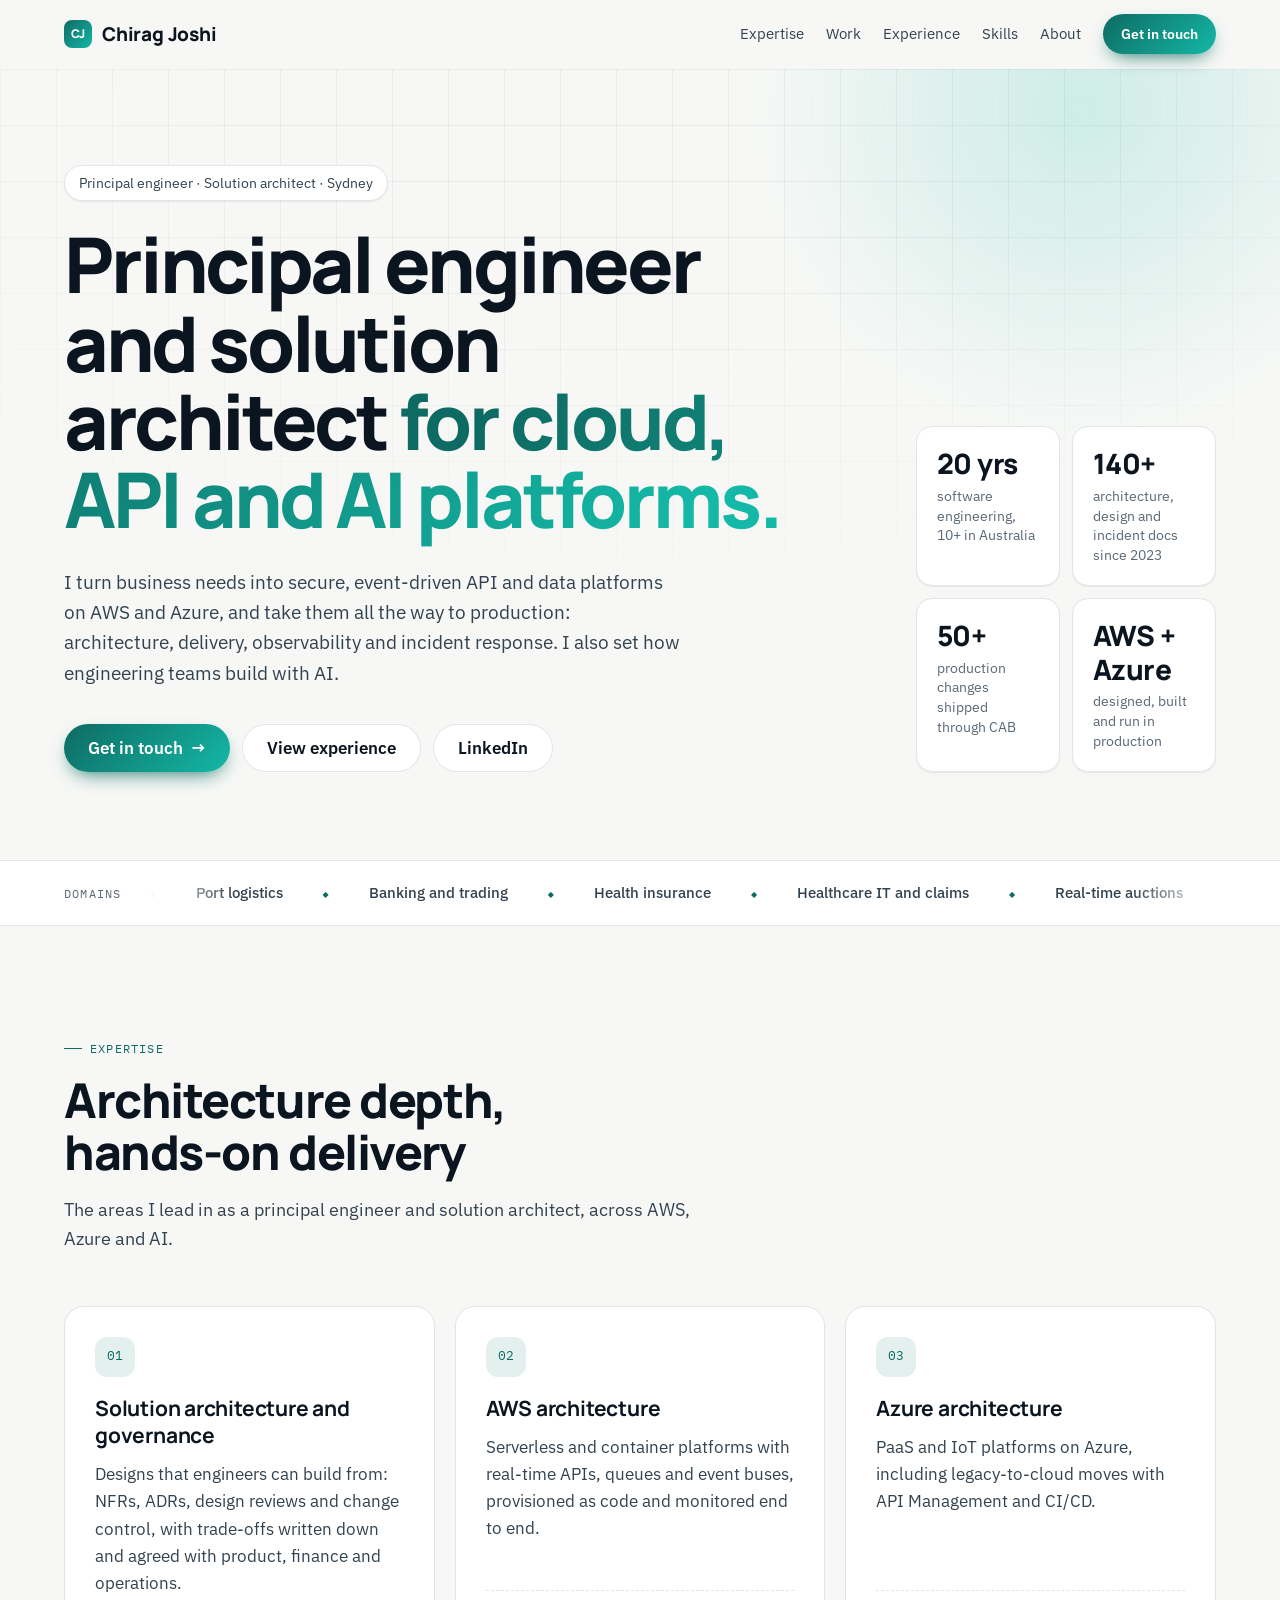
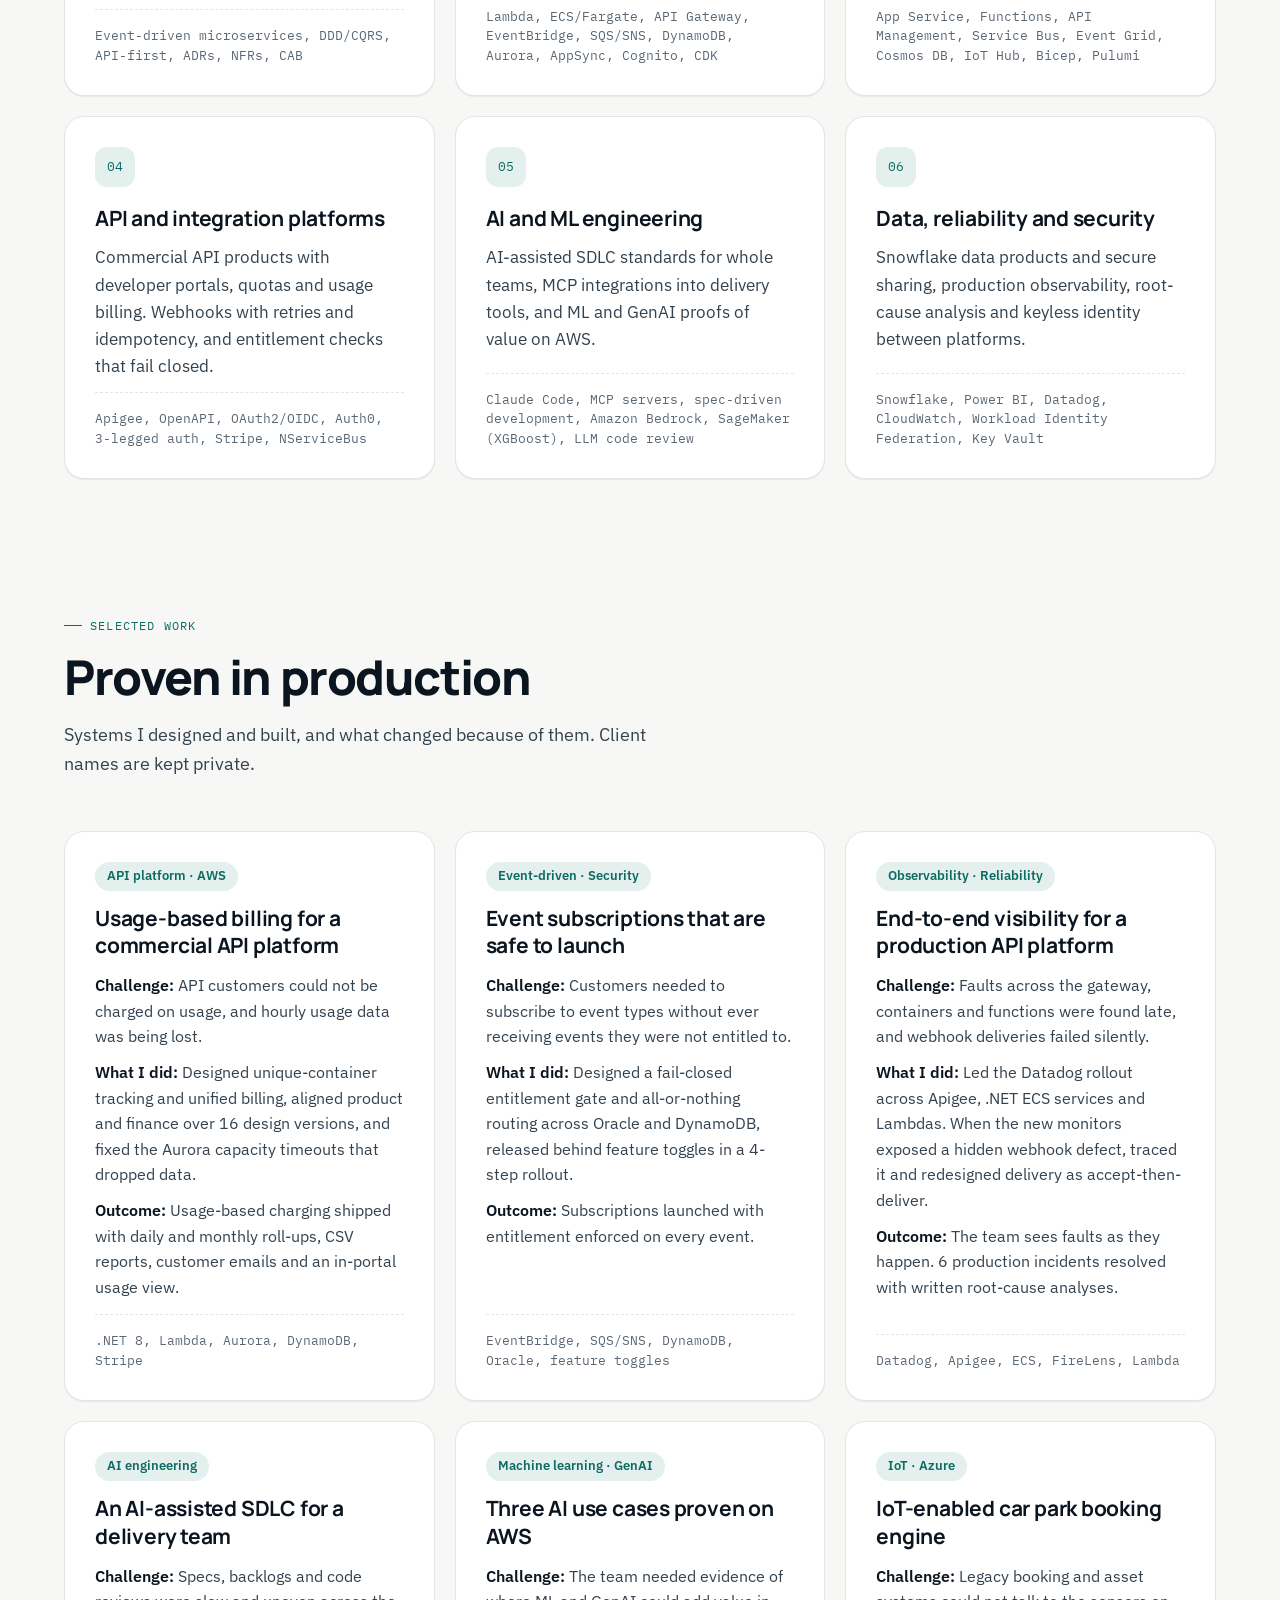
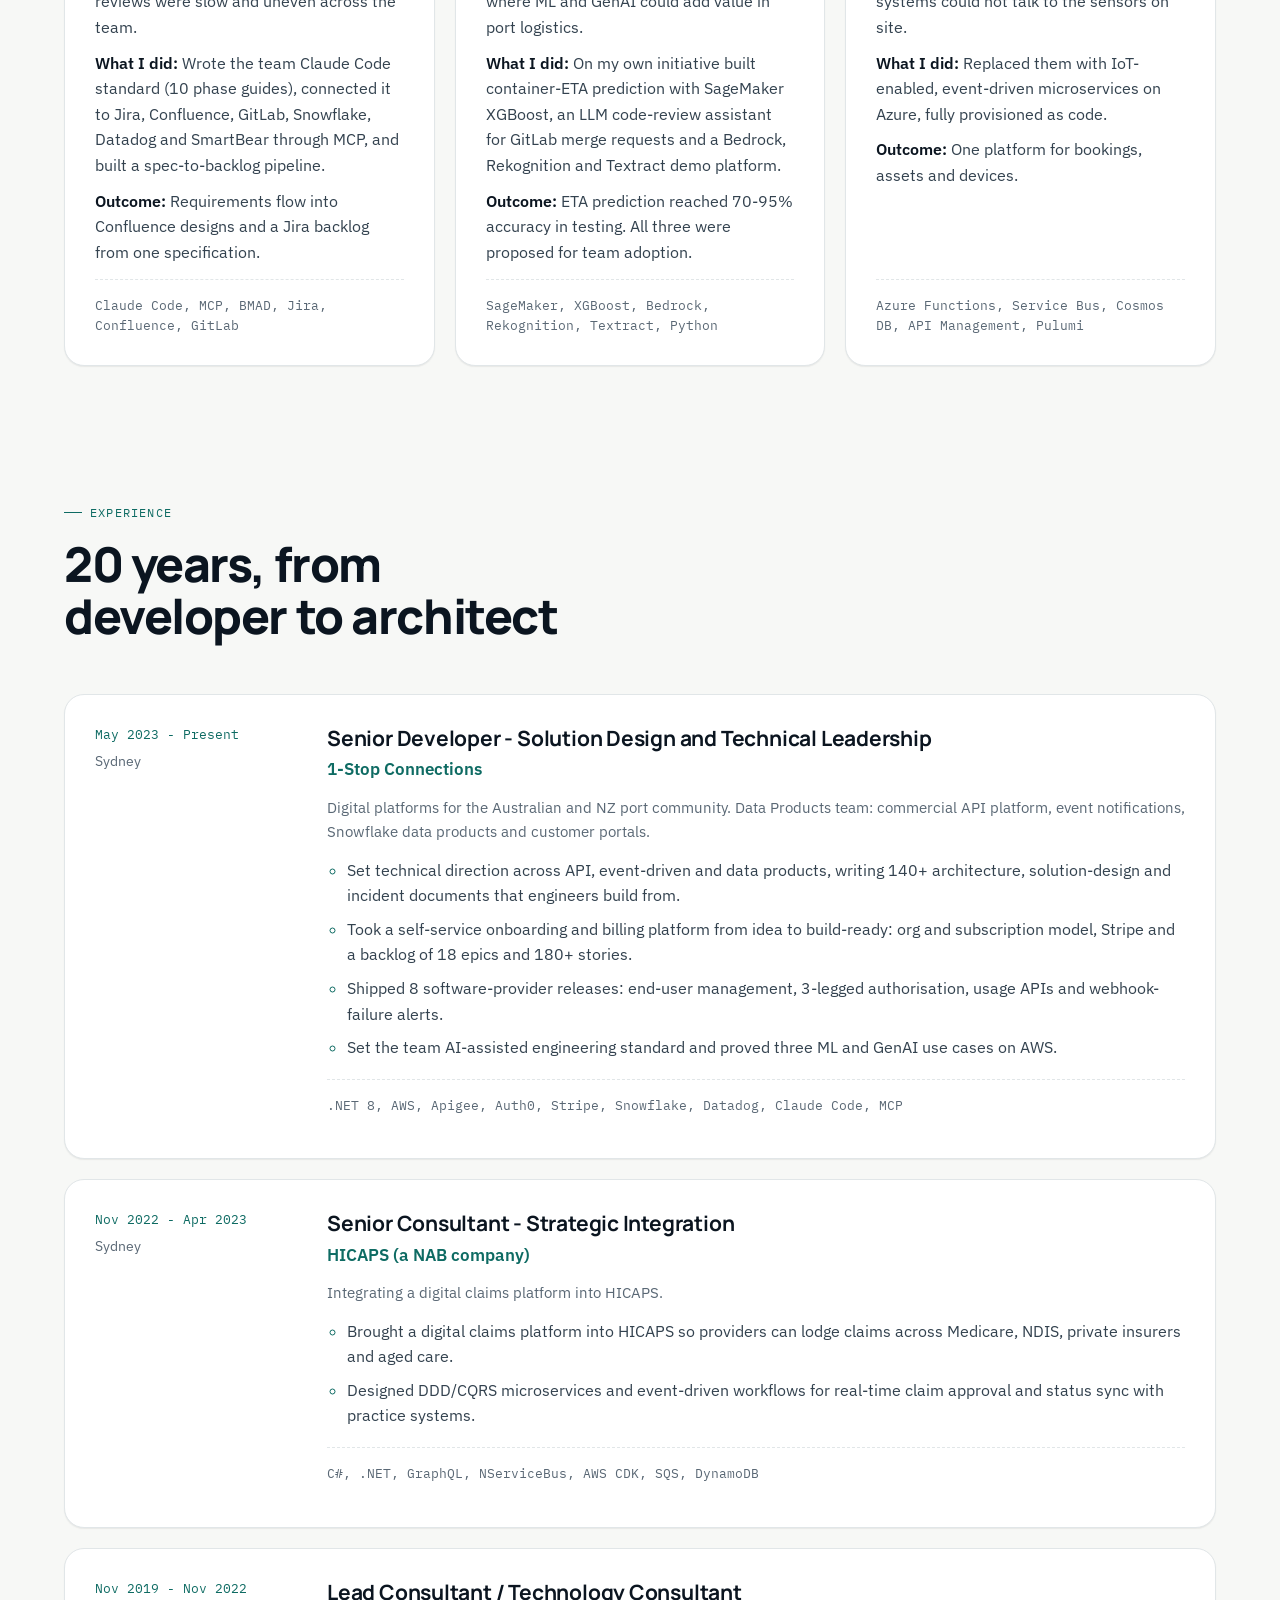
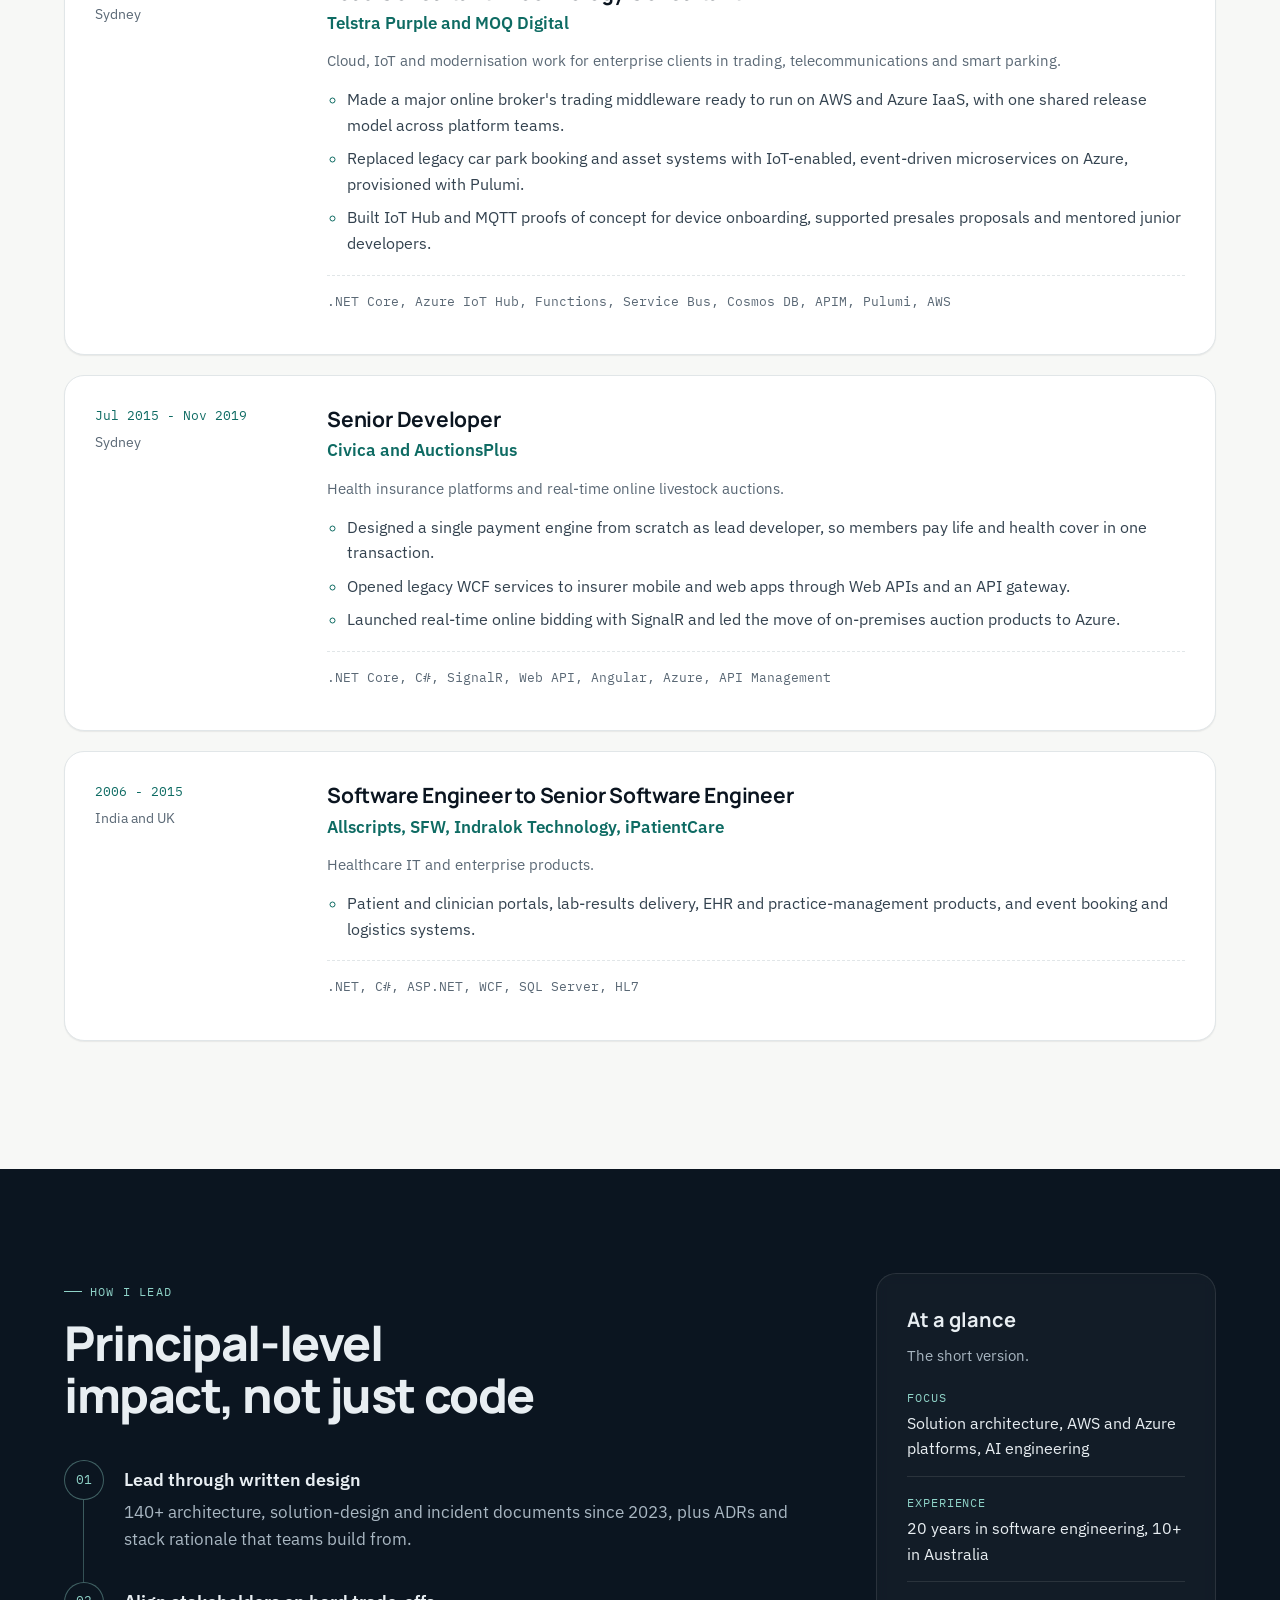
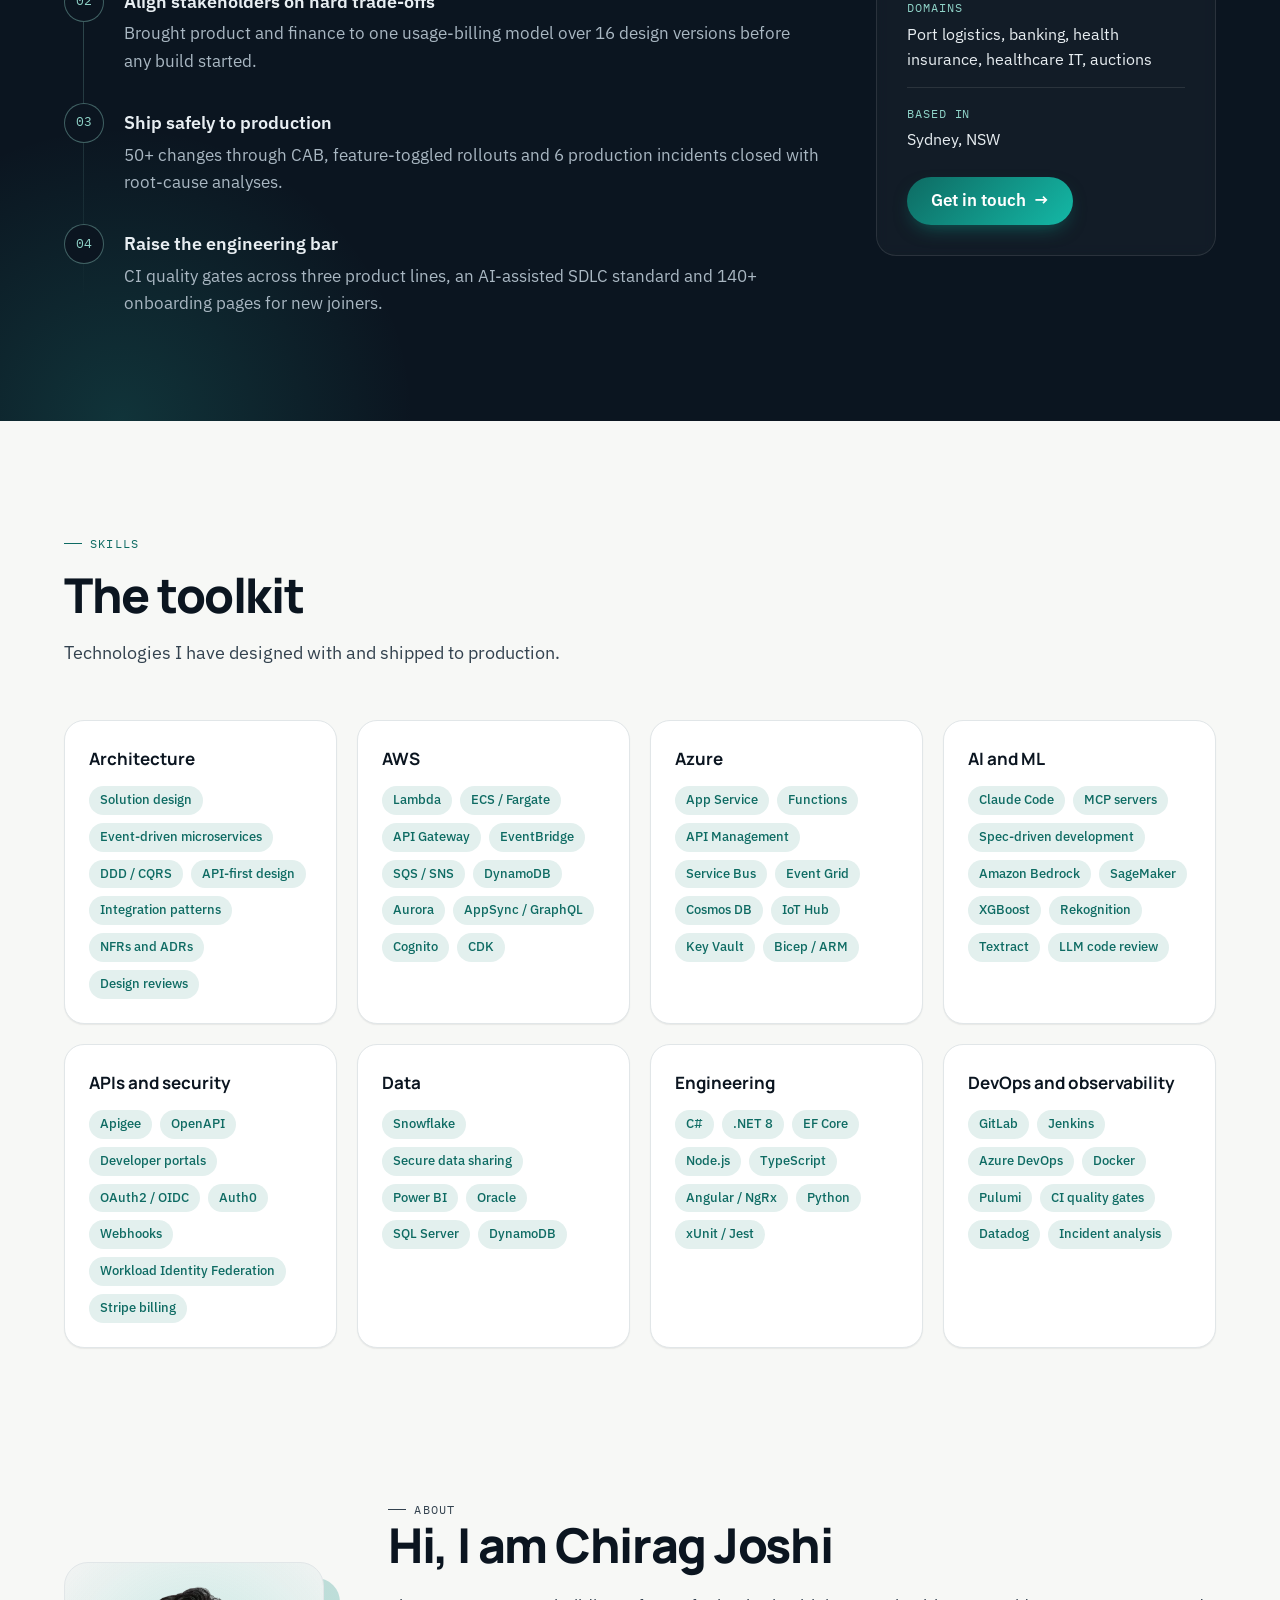
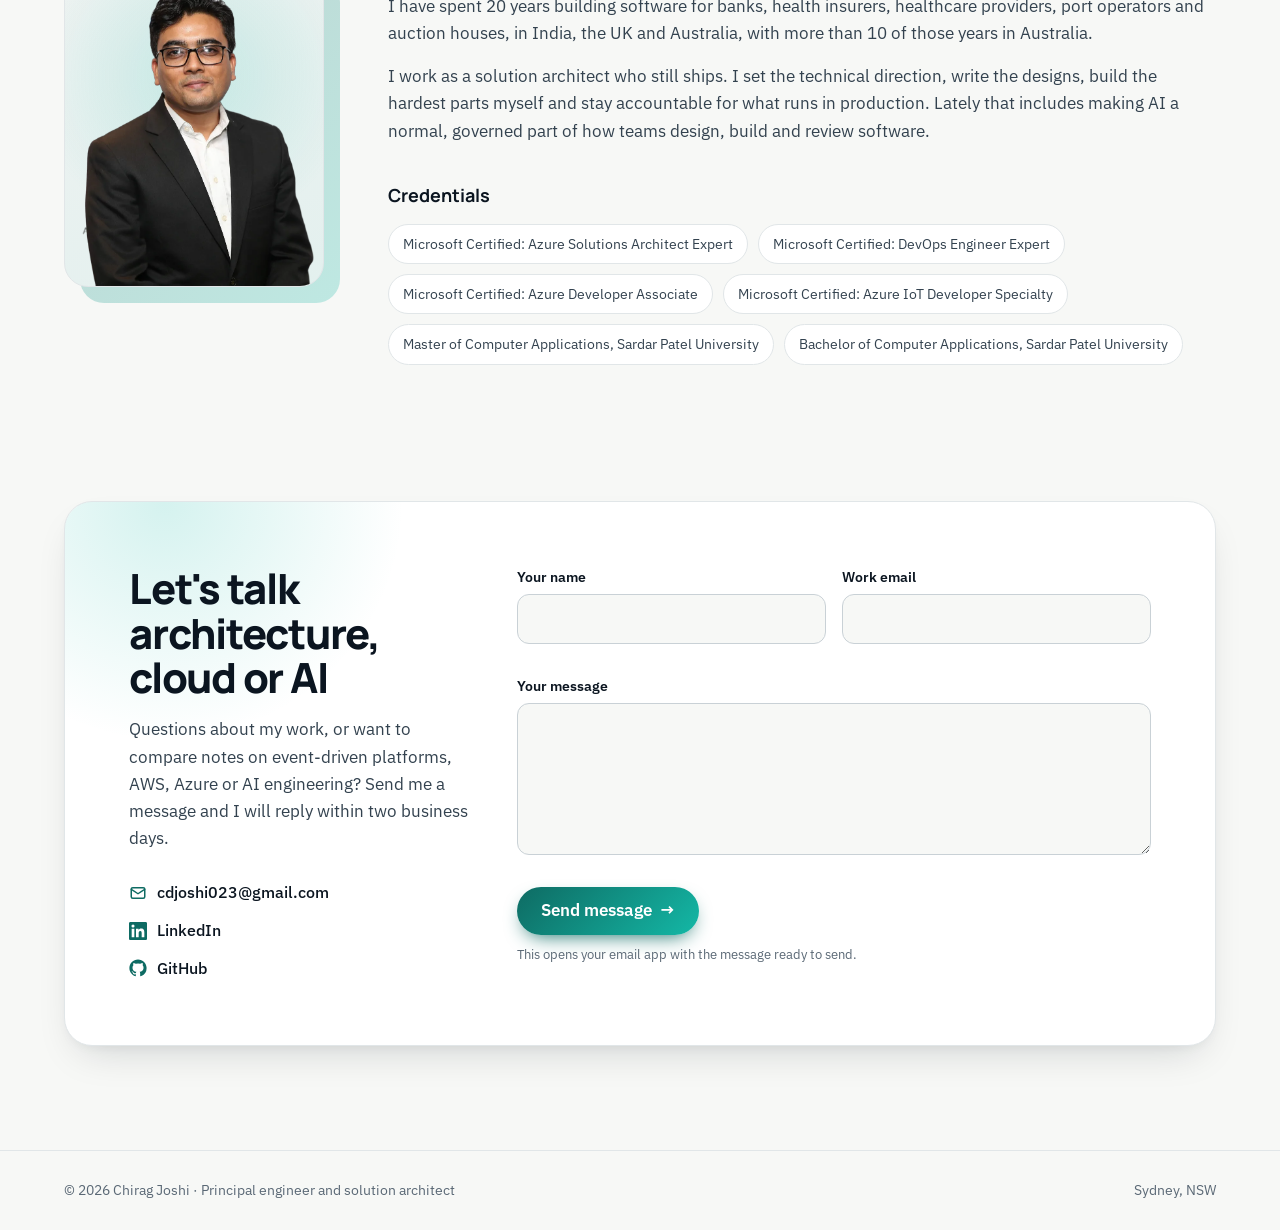
<file: index.html>
<!DOCTYPE html><html lang="en"><head><meta charset="utf-8"><meta name="viewport" content="width=device-width, initial-scale=1"><title>Chirag Joshi - Principal Engineer and Solution Architect | AWS, Azure, AI</title><meta name="description" content="Portfolio of Chirag Joshi, principal engineer and solution architect in Sydney. 20 years building event-driven API, data and AI platforms on AWS and Azure."><link rel="canonical" href="https://cdjoshi23.github.io/"><link rel="icon" type="image/svg+xml" href="/favicon.svg"><link rel="sitemap" href="/sitemap-index.xml"><link rel="alternate" type="application/rss+xml" title="Chirag Joshi blog" href="/rss.xml"><meta property="og:type" content="website"><meta property="og:url" content="https://cdjoshi23.github.io/"><meta property="og:title" content="Chirag Joshi - Principal Engineer and Solution Architect | AWS, Azure, AI"><meta property="og:description" content="Portfolio of Chirag Joshi, principal engineer and solution architect in Sydney. 20 years building event-driven API, data and AI platforms on AWS and Azure."><meta property="og:image" content="https://cdjoshi23.github.io/images/chirag.png"><meta name="twitter:card" content="summary"><link rel="preconnect" href="https://fonts.googleapis.com"><link rel="preconnect" href="https://fonts.gstatic.com" crossorigin><link rel="stylesheet" href="https://fonts.googleapis.com/css2?family=Manrope:wght@600;700;800&family=IBM+Plex+Sans:wght@400;500;600&family=IBM+Plex+Mono:wght@500&display=swap"><link rel="stylesheet" href="/_astro/BaseLayout.B1VL0oHn.css"></head><body><header class="site-header"><nav class="wrap site-nav" aria-label="Main"><a href="/" class="brand"><span class="brand-mark" aria-hidden="true">CJ</span>Chirag Joshi</a><div class="nav-links"><a href="/#expertise">Expertise</a><a href="/#work">Work</a><a href="/#experience">Experience</a><a href="/#skills">Skills</a><a href="/#about">About</a><a href="/#contact" class="btn btn-primary">Get in touch</a></div></nav></header><main><div class="hero-shell"><section id="top" class="wrap hero"><div class="hero-main" data-reveal><p class="badge">Principal engineer · Solution architect · Sydney</p><h1>Principal engineer and solution architect <span class="gradient-text">for cloud, API and AI platforms.</span></h1><p class="hero-lede">I turn business needs into secure, event-driven API and data platforms on AWS and Azure, and take them all the way to production: architecture, delivery, observability and incident response. I also set how engineering teams build with AI.</p><div class="hero-actions"><a href="#contact" class="btn btn-primary">Get in touch <span class="arrow" aria-hidden="true">→</span></a><a href="#experience" class="btn btn-ghost">View experience</a><a href="https://linkedin.com/in/cdjoshi" class="btn btn-ghost">LinkedIn</a></div></div><div class="stats" data-reveal><div class="stat"><p class="stat-value">20 yrs</p><p class="stat-label">software engineering, 10+ in Australia</p></div><div class="stat"><p class="stat-value">140+</p><p class="stat-label">architecture, design and incident docs since 2023</p></div><div class="stat"><p class="stat-value">50+</p><p class="stat-label">production changes shipped through CAB</p></div><div class="stat"><p class="stat-value">AWS + Azure</p><p class="stat-label">designed, built and run in production</p></div></div></section></div><section class="industries" aria-label="Domains"><div class="wrap"><span class="industries-label">Domains</span><div class="marquee"><div class="marquee-track"><span>Port logistics</span><span>Banking and trading</span><span>Health insurance</span><span>Healthcare IT and claims</span><span>Real-time auctions</span><span>IoT platforms</span><span aria-hidden="true">Port logistics</span><span aria-hidden="true">Banking and trading</span><span aria-hidden="true">Health insurance</span><span aria-hidden="true">Healthcare IT and claims</span><span aria-hidden="true">Real-time auctions</span><span aria-hidden="true">IoT platforms</span></div></div></div></section><section id="expertise" class="wrap section"><p class="eyebrow">Expertise</p><h2 class="section-title" data-reveal>Architecture depth, hands-on delivery</h2><p class="section-intro" data-reveal>The areas I lead in as a principal engineer and solution architect, across AWS, Azure and AI.</p><div class="grid grid-services"><article class="card" data-reveal><p class="card-num">01</p><h3>Solution architecture and governance</h3><p class="card-body">Designs that engineers can build from: NFRs, ADRs, design reviews and change control, with trade-offs written down and agreed with product, finance and operations.</p><p class="card-foot">Event-driven microservices, DDD/CQRS, API-first, ADRs, NFRs, CAB</p></article><article class="card" data-reveal><p class="card-num">02</p><h3>AWS architecture</h3><p class="card-body">Serverless and container platforms with real-time APIs, queues and event buses, provisioned as code and monitored end to end.</p><p class="card-foot">Lambda, ECS/Fargate, API Gateway, EventBridge, SQS/SNS, DynamoDB, Aurora, AppSync, Cognito, CDK</p></article><article class="card" data-reveal><p class="card-num">03</p><h3>Azure architecture</h3><p class="card-body">PaaS and IoT platforms on Azure, including legacy-to-cloud moves with API Management and CI/CD.</p><p class="card-foot">App Service, Functions, API Management, Service Bus, Event Grid, Cosmos DB, IoT Hub, Bicep, Pulumi</p></article><article class="card" data-reveal><p class="card-num">04</p><h3>API and integration platforms</h3><p class="card-body">Commercial API products with developer portals, quotas and usage billing. Webhooks with retries and idempotency, and entitlement checks that fail closed.</p><p class="card-foot">Apigee, OpenAPI, OAuth2/OIDC, Auth0, 3-legged auth, Stripe, NServiceBus</p></article><article class="card" data-reveal><p class="card-num">05</p><h3>AI and ML engineering</h3><p class="card-body">AI-assisted SDLC standards for whole teams, MCP integrations into delivery tools, and ML and GenAI proofs of value on AWS.</p><p class="card-foot">Claude Code, MCP servers, spec-driven development, Amazon Bedrock, SageMaker (XGBoost), LLM code review</p></article><article class="card" data-reveal><p class="card-num">06</p><h3>Data, reliability and security</h3><p class="card-body">Snowflake data products and secure sharing, production observability, root-cause analysis and keyless identity between platforms.</p><p class="card-foot">Snowflake, Power BI, Datadog, CloudWatch, Workload Identity Federation, Key Vault</p></article></div></section><section id="work" class="wrap section"><p class="eyebrow">Selected work</p><h2 class="section-title" data-reveal>Proven in production</h2><p class="section-intro" data-reveal>Systems I designed and built, and what changed because of them. Client names are kept private.</p><div class="grid grid-cases"><article class="card case" data-reveal><p class="tag">API platform · AWS</p><h3>Usage-based billing for a commercial API platform</h3><div class="case-detail"><p><b>Challenge: </b><span>API customers could not be charged on usage, and hourly usage data was being lost.</span></p><p><b>What I did: </b><span>Designed unique-container tracking and unified billing, aligned product and finance over 16 design versions, and fixed the Aurora capacity timeouts that dropped data.</span></p><p><b>Outcome: </b><span>Usage-based charging shipped with daily and monthly roll-ups, CSV reports, customer emails and an in-portal usage view.</span></p></div><p class="card-foot">.NET 8, Lambda, Aurora, DynamoDB, Stripe</p></article><article class="card case" data-reveal><p class="tag">Event-driven · Security</p><h3>Event subscriptions that are safe to launch</h3><div class="case-detail"><p><b>Challenge: </b><span>Customers needed to subscribe to event types without ever receiving events they were not entitled to.</span></p><p><b>What I did: </b><span>Designed a fail-closed entitlement gate and all-or-nothing routing across Oracle and DynamoDB, released behind feature toggles in a 4-step rollout.</span></p><p><b>Outcome: </b><span>Subscriptions launched with entitlement enforced on every event.</span></p></div><p class="card-foot">EventBridge, SQS/SNS, DynamoDB, Oracle, feature toggles</p></article><article class="card case" data-reveal><p class="tag">Observability · Reliability</p><h3>End-to-end visibility for a production API platform</h3><div class="case-detail"><p><b>Challenge: </b><span>Faults across the gateway, containers and functions were found late, and webhook deliveries failed silently.</span></p><p><b>What I did: </b><span>Led the Datadog rollout across Apigee, .NET ECS services and Lambdas. When the new monitors exposed a hidden webhook defect, traced it and redesigned delivery as accept-then-deliver.</span></p><p><b>Outcome: </b><span>The team sees faults as they happen. 6 production incidents resolved with written root-cause analyses.</span></p></div><p class="card-foot">Datadog, Apigee, ECS, FireLens, Lambda</p></article><article class="card case" data-reveal><p class="tag">AI engineering</p><h3>An AI-assisted SDLC for a delivery team</h3><div class="case-detail"><p><b>Challenge: </b><span>Specs, backlogs and code reviews were slow and uneven across the team.</span></p><p><b>What I did: </b><span>Wrote the team Claude Code standard (10 phase guides), connected it to Jira, Confluence, GitLab, Snowflake, Datadog and SmartBear through MCP, and built a spec-to-backlog pipeline.</span></p><p><b>Outcome: </b><span>Requirements flow into Confluence designs and a Jira backlog from one specification.</span></p></div><p class="card-foot">Claude Code, MCP, BMAD, Jira, Confluence, GitLab</p></article><article class="card case" data-reveal><p class="tag">Machine learning · GenAI</p><h3>Three AI use cases proven on AWS</h3><div class="case-detail"><p><b>Challenge: </b><span>The team needed evidence of where ML and GenAI could add value in port logistics.</span></p><p><b>What I did: </b><span>On my own initiative built container-ETA prediction with SageMaker XGBoost, an LLM code-review assistant for GitLab merge requests and a Bedrock, Rekognition and Textract demo platform.</span></p><p><b>Outcome: </b><span>ETA prediction reached 70-95% accuracy in testing. All three were proposed for team adoption.</span></p></div><p class="card-foot">SageMaker, XGBoost, Bedrock, Rekognition, Textract, Python</p></article><article class="card case" data-reveal><p class="tag">IoT · Azure</p><h3>IoT-enabled car park booking engine</h3><div class="case-detail"><p><b>Challenge: </b><span>Legacy booking and asset systems could not talk to the sensors on site.</span></p><p><b>What I did: </b><span>Replaced them with IoT-enabled, event-driven microservices on Azure, fully provisioned as code.</span></p><p><b>Outcome: </b><span>One platform for bookings, assets and devices.</span></p></div><p class="card-foot">Azure Functions, Service Bus, Cosmos DB, API Management, Pulumi</p></article></div></section><section id="experience" class="wrap section"><p class="eyebrow">Experience</p><h2 class="section-title" data-reveal>20 years, from developer to architect</h2><ol class="timeline"><li class="timeline-item" data-reveal><div class="timeline-when"><p class="timeline-period">May 2023 - Present</p><p class="timeline-place">Sydney</p></div><div class="timeline-body"><h3>Senior Developer - Solution Design and Technical Leadership</h3><p class="timeline-org">1-Stop Connections</p><p class="timeline-summary">Digital platforms for the Australian and NZ port community. Data Products team: commercial API platform, event notifications, Snowflake data products and customer portals.</p><ul><li>Set technical direction across API, event-driven and data products, writing 140+ architecture, solution-design and incident documents that engineers build from.</li><li>Took a self-service onboarding and billing platform from idea to build-ready: org and subscription model, Stripe and a backlog of 18 epics and 180+ stories.</li><li>Shipped 8 software-provider releases: end-user management, 3-legged authorisation, usage APIs and webhook-failure alerts.</li><li>Set the team AI-assisted engineering standard and proved three ML and GenAI use cases on AWS.</li></ul><p class="card-foot">.NET 8, AWS, Apigee, Auth0, Stripe, Snowflake, Datadog, Claude Code, MCP</p></div></li><li class="timeline-item" data-reveal><div class="timeline-when"><p class="timeline-period">Nov 2022 - Apr 2023</p><p class="timeline-place">Sydney</p></div><div class="timeline-body"><h3>Senior Consultant - Strategic Integration</h3><p class="timeline-org">HICAPS (a NAB company)</p><p class="timeline-summary">Integrating a digital claims platform into HICAPS.</p><ul><li>Brought a digital claims platform into HICAPS so providers can lodge claims across Medicare, NDIS, private insurers and aged care.</li><li>Designed DDD/CQRS microservices and event-driven workflows for real-time claim approval and status sync with practice systems.</li></ul><p class="card-foot">C#, .NET, GraphQL, NServiceBus, AWS CDK, SQS, DynamoDB</p></div></li><li class="timeline-item" data-reveal><div class="timeline-when"><p class="timeline-period">Nov 2019 - Nov 2022</p><p class="timeline-place">Sydney</p></div><div class="timeline-body"><h3>Lead Consultant / Technology Consultant</h3><p class="timeline-org">Telstra Purple and MOQ Digital</p><p class="timeline-summary">Cloud, IoT and modernisation work for enterprise clients in trading, telecommunications and smart parking.</p><ul><li>Made a major online broker&#39;s trading middleware ready to run on AWS and Azure IaaS, with one shared release model across platform teams.</li><li>Replaced legacy car park booking and asset systems with IoT-enabled, event-driven microservices on Azure, provisioned with Pulumi.</li><li>Built IoT Hub and MQTT proofs of concept for device onboarding, supported presales proposals and mentored junior developers.</li></ul><p class="card-foot">.NET Core, Azure IoT Hub, Functions, Service Bus, Cosmos DB, APIM, Pulumi, AWS</p></div></li><li class="timeline-item" data-reveal><div class="timeline-when"><p class="timeline-period">Jul 2015 - Nov 2019</p><p class="timeline-place">Sydney</p></div><div class="timeline-body"><h3>Senior Developer</h3><p class="timeline-org">Civica and AuctionsPlus</p><p class="timeline-summary">Health insurance platforms and real-time online livestock auctions.</p><ul><li>Designed a single payment engine from scratch as lead developer, so members pay life and health cover in one transaction.</li><li>Opened legacy WCF services to insurer mobile and web apps through Web APIs and an API gateway.</li><li>Launched real-time online bidding with SignalR and led the move of on-premises auction products to Azure.</li></ul><p class="card-foot">.NET Core, C#, SignalR, Web API, Angular, Azure, API Management</p></div></li><li class="timeline-item" data-reveal><div class="timeline-when"><p class="timeline-period">2006 - 2015</p><p class="timeline-place">India and UK</p></div><div class="timeline-body"><h3>Software Engineer to Senior Software Engineer</h3><p class="timeline-org">Allscripts, SFW, Indralok Technology, iPatientCare</p><p class="timeline-summary">Healthcare IT and enterprise products.</p><ul><li>Patient and clinician portals, lab-results delivery, EHR and practice-management products, and event booking and logistics systems.</li></ul><p class="card-foot">.NET, C#, ASP.NET, WCF, SQL Server, HL7</p></div></li></ol></section><section class="how" aria-labelledby="leadership"><div class="wrap"><div class="how-main"><p class="eyebrow">How I lead</p><h2 class="section-title" id="leadership" data-reveal>Principal-level impact, not just code</h2><ol class="steps"><li data-reveal><span class="step-num">01</span><div><p class="step-title">Lead through written design</p><p class="step-body">140+ architecture, solution-design and incident documents since 2023, plus ADRs and stack rationale that teams build from.</p></div></li><li data-reveal><span class="step-num">02</span><div><p class="step-title">Align stakeholders on hard trade-offs</p><p class="step-body">Brought product and finance to one usage-billing model over 16 design versions before any build started.</p></div></li><li data-reveal><span class="step-num">03</span><div><p class="step-title">Ship safely to production</p><p class="step-body">50+ changes through CAB, feature-toggled rollouts and 6 production incidents closed with root-cause analyses.</p></div></li><li data-reveal><span class="step-num">04</span><div><p class="step-title">Raise the engineering bar</p><p class="step-body">CI quality gates across three product lines, an AI-assisted SDLC standard and 140+ onboarding pages for new joiners.</p></div></li></ol></div><div class="paperwork" data-reveal><h3>At a glance</h3><p class="paperwork-intro">The short version.</p><dl class="glance"><div><dt>Focus</dt><dd>Solution architecture, AWS and Azure platforms, AI engineering</dd></div><div><dt>Experience</dt><dd>20 years in software engineering, 10+ in Australia</dd></div><div><dt>Domains</dt><dd>Port logistics, banking, health insurance, healthcare IT, auctions</dd></div><div><dt>Based in</dt><dd>Sydney, NSW</dd></div></dl><a href="#contact" class="btn btn-primary glance-cta">Get in touch <span class="arrow" aria-hidden="true">→</span></a></div></div></section><section id="skills" class="wrap section"><p class="eyebrow">Skills</p><h2 class="section-title" data-reveal>The toolkit</h2><p class="section-intro" data-reveal>Technologies I have designed with and shipped to production.</p><div class="skills-grid"><div class="skill-group" data-reveal><h3>Architecture</h3><ul><li>Solution design</li><li>Event-driven microservices</li><li>DDD / CQRS</li><li>API-first design</li><li>Integration patterns</li><li>NFRs and ADRs</li><li>Design reviews</li></ul></div><div class="skill-group" data-reveal><h3>AWS</h3><ul><li>Lambda</li><li>ECS / Fargate</li><li>API Gateway</li><li>EventBridge</li><li>SQS / SNS</li><li>DynamoDB</li><li>Aurora</li><li>AppSync / GraphQL</li><li>Cognito</li><li>CDK</li></ul></div><div class="skill-group" data-reveal><h3>Azure</h3><ul><li>App Service</li><li>Functions</li><li>API Management</li><li>Service Bus</li><li>Event Grid</li><li>Cosmos DB</li><li>IoT Hub</li><li>Key Vault</li><li>Bicep / ARM</li></ul></div><div class="skill-group" data-reveal><h3>AI and ML</h3><ul><li>Claude Code</li><li>MCP servers</li><li>Spec-driven development</li><li>Amazon Bedrock</li><li>SageMaker</li><li>XGBoost</li><li>Rekognition</li><li>Textract</li><li>LLM code review</li></ul></div><div class="skill-group" data-reveal><h3>APIs and security</h3><ul><li>Apigee</li><li>OpenAPI</li><li>Developer portals</li><li>OAuth2 / OIDC</li><li>Auth0</li><li>Webhooks</li><li>Workload Identity Federation</li><li>Stripe billing</li></ul></div><div class="skill-group" data-reveal><h3>Data</h3><ul><li>Snowflake</li><li>Secure data sharing</li><li>Power BI</li><li>Oracle</li><li>SQL Server</li><li>DynamoDB</li></ul></div><div class="skill-group" data-reveal><h3>Engineering</h3><ul><li>C#</li><li>.NET 8</li><li>EF Core</li><li>Node.js</li><li>TypeScript</li><li>Angular / NgRx</li><li>Python</li><li>xUnit / Jest</li></ul></div><div class="skill-group" data-reveal><h3>DevOps and observability</h3><ul><li>GitLab</li><li>Jenkins</li><li>Azure DevOps</li><li>Docker</li><li>Pulumi</li><li>CI quality gates</li><li>Datadog</li><li>Incident analysis</li></ul></div></div></section><section id="about" class="wrap about"><div class="about-photo" data-reveal><div class="photo photo-portrait"><picture><source srcset="/images/chirag.webp" type="image/webp"><img src="/images/chirag.png" alt="Chirag Joshi" width="800" height="992" loading="lazy" decoding="async"></picture></div></div><div class="about-main"><p class="eyebrow">About</p><h2 class="section-title" data-reveal>Hi, I am Chirag Joshi</h2><p>I have spent 20 years building software for banks, health insurers, healthcare providers, port operators and auction houses, in India, the UK and Australia, with more than 10 of those years in Australia.</p><p>I work as a solution architect who still ships. I set the technical direction, write the designs, build the hardest parts myself and stay accountable for what runs in production. Lately that includes making AI a normal, governed part of how teams design, build and review software.</p><h3>Credentials</h3><ul class="creds"><li>Microsoft Certified: Azure Solutions Architect Expert</li><li>Microsoft Certified: DevOps Engineer Expert</li><li>Microsoft Certified: Azure Developer Associate</li><li>Microsoft Certified: Azure IoT Developer Specialty</li><li>Master of Computer Applications, Sardar Patel University</li><li>Bachelor of Computer Applications, Sardar Patel University</li></ul></div></section><section id="contact" class="wrap contact"><div class="contact-card" data-reveal><div class="contact-main"><h2 class="section-title">Let's talk architecture, cloud or AI</h2><p>Questions about my work, or want to compare notes on event-driven platforms, AWS, Azure or AI engineering? Send me a message and I will reply within two business days.</p><div class="contact-links"><a href="mailto:cdjoshi023@gmail.com"><svg aria-hidden="true" width="18" height="18" viewBox="0 0 24 24" fill="none" stroke="currentColor" stroke-width="2" stroke-linecap="round" stroke-linejoin="round"><rect x="3" y="5" width="18" height="14" rx="2"></rect><path d="M3 7l9 6 9-6"></path></svg>cdjoshi023@gmail.com</a><a href="https://linkedin.com/in/cdjoshi"><svg aria-hidden="true" width="18" height="18" viewBox="0 0 24 24" fill="currentColor"><path d="M20.45 20.45h-3.56v-5.57c0-1.33-.02-3.04-1.85-3.04-1.85 0-2.14 1.45-2.14 2.94v5.67H9.34V9h3.42v1.56h.05c.48-.9 1.64-1.85 3.37-1.85 3.6 0 4.27 2.37 4.27 5.46v6.28zM5.34 7.43a2.06 2.06 0 1 1 0-4.13 2.06 2.06 0 0 1 0 4.13zM7.12 20.45H3.56V9h3.56v11.45zM22.22 0H1.77C.79 0 0 .77 0 1.73v20.54C0 23.23.79 24 1.77 24h20.45c.98 0 1.78-.77 1.78-1.73V1.73C24 .77 23.2 0 22.22 0z"></path></svg>LinkedIn</a><a href="https://github.com/cdjoshi23"><svg aria-hidden="true" width="18" height="18" viewBox="0 0 24 24" fill="currentColor"><path d="M12 .5C5.65.5.5 5.65.5 12c0 5.08 3.29 9.39 7.86 10.91.58.1.79-.25.79-.56v-1.97c-3.2.7-3.87-1.54-3.87-1.54-.52-1.33-1.28-1.68-1.28-1.68-1.04-.71.08-.7.08-.7 1.15.08 1.76 1.18 1.76 1.18 1.03 1.76 2.69 1.25 3.35.96.1-.75.4-1.25.73-1.54-2.55-.29-5.24-1.28-5.24-5.69 0-1.26.45-2.29 1.18-3.09-.12-.29-.51-1.46.11-3.04 0 0 .97-.31 3.17 1.18a11 11 0 0 1 5.77 0c2.2-1.49 3.17-1.18 3.17-1.18.63 1.58.23 2.75.11 3.04.74.8 1.18 1.83 1.18 3.09 0 4.42-2.69 5.39-5.26 5.68.41.36.78 1.06.78 2.14v3.17c0 .31.21.67.8.56A11.5 11.5 0 0 0 23.5 12C23.5 5.65 18.35.5 12 .5z"></path></svg>GitHub</a></div></div><form class="contact-form" id="contact-form" data-email="cdjoshi023@gmail.com"><div class="field"><label for="f-name">Your name</label><input id="f-name" name="name" type="text" autocomplete="name" required></div><div class="field"><label for="f-email">Work email</label><input id="f-email" name="email" type="email" autocomplete="email" required></div><div class="field field-wide"><label for="f-need">Your message</label><textarea id="f-need" name="need" rows="5" required></textarea></div><div class="field-wide"><button type="submit" class="btn btn-primary">Send message <span class="arrow" aria-hidden="true">→</span></button><p class="form-note">This opens your email app with the message ready to send.</p></div></form></div></section><script type="module">var e=document.getElementById(`contact-form`);e?.addEventListener(`submit`,t=>{t.preventDefault();let n=new FormData(e),r=String(n.get(`name`)),i=`Message from ${r} via cdjoshi23.github.io`,a=`${n.get(`need`)}\n\n${r}\n${n.get(`email`)}`;window.location.href=`mailto:${e.dataset.email}?subject=${encodeURIComponent(i)}&body=${encodeURIComponent(a)}`});</script></main><footer class="site-footer"><div class="wrap"><span>© 2026 Chirag Joshi · Principal engineer and solution architect</span><span>Sydney, NSW</span></div></footer><script type="module">var e=document.querySelector(`.site-header`),t=()=>e?.classList.toggle(`scrolled`,window.scrollY>8);window.addEventListener(`scroll`,t,{passive:!0}),t();var n=document.querySelectorAll(`[data-reveal]`);if(n.forEach(e=>e.classList.add(`reveal`)),`IntersectionObserver`in window){let e=new IntersectionObserver(t=>{for(let n of t)n.isIntersecting&&(n.target.classList.add(`in`),e.unobserve(n.target))},{rootMargin:`0px 0px -8% 0px`});n.forEach(t=>e.observe(t))}else n.forEach(e=>e.classList.add(`in`));</script></body></html>
</file>
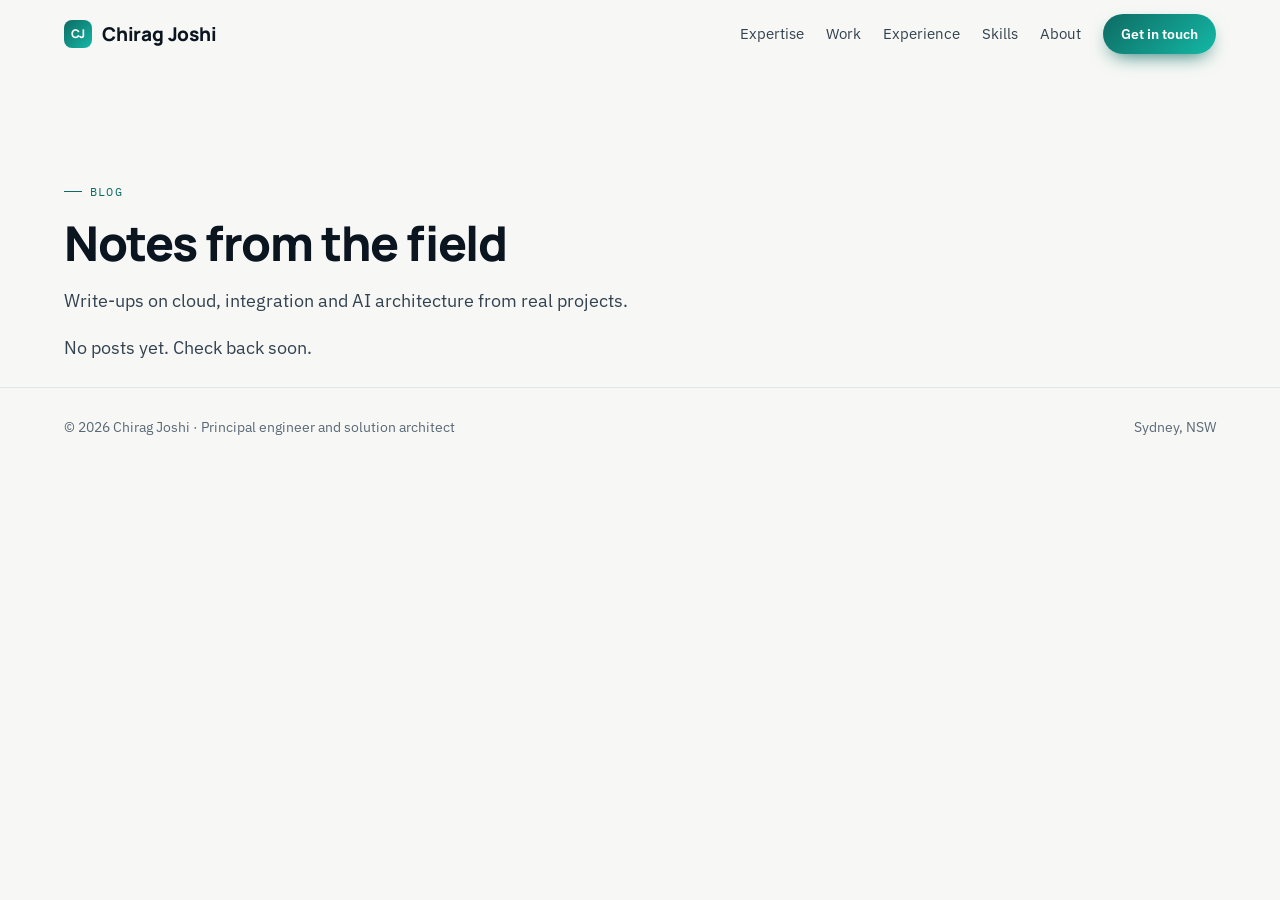
<file: blog/index.html>
<!DOCTYPE html><html lang="en"><head><meta charset="utf-8"><meta name="viewport" content="width=device-width, initial-scale=1"><title>Blog | Chirag Joshi</title><meta name="description" content="Notes on cloud, API and AI architecture from Chirag Joshi."><link rel="canonical" href="https://cdjoshi23.github.io/blog/"><link rel="icon" type="image/svg+xml" href="/favicon.svg"><link rel="sitemap" href="/sitemap-index.xml"><link rel="alternate" type="application/rss+xml" title="Chirag Joshi blog" href="/rss.xml"><meta property="og:type" content="website"><meta property="og:url" content="https://cdjoshi23.github.io/blog/"><meta property="og:title" content="Blog | Chirag Joshi"><meta property="og:description" content="Notes on cloud, API and AI architecture from Chirag Joshi."><meta property="og:image" content="https://cdjoshi23.github.io/images/chirag.png"><meta name="twitter:card" content="summary"><link rel="preconnect" href="https://fonts.googleapis.com"><link rel="preconnect" href="https://fonts.gstatic.com" crossorigin><link rel="stylesheet" href="https://fonts.googleapis.com/css2?family=Manrope:wght@600;700;800&family=IBM+Plex+Sans:wght@400;500;600&family=IBM+Plex+Mono:wght@500&display=swap"><link rel="stylesheet" href="/_astro/BaseLayout.B1VL0oHn.css"></head><body><header class="site-header"><nav class="wrap site-nav" aria-label="Main"><a href="/" class="brand"><span class="brand-mark" aria-hidden="true">CJ</span>Chirag Joshi</a><div class="nav-links"><a href="/#expertise">Expertise</a><a href="/#work">Work</a><a href="/#experience">Experience</a><a href="/#skills">Skills</a><a href="/#about">About</a><a href="/#contact" class="btn btn-primary">Get in touch</a></div></nav></header><main><section class="wrap section"><p class="eyebrow">Blog</p><h2 class="section-title" data-reveal>Notes from the field</h2><p class="section-intro" data-reveal>Write-ups on cloud, integration and AI architecture from real projects.</p><p class="section-intro">No posts yet. Check back soon.</p></section></main><footer class="site-footer"><div class="wrap"><span>© 2026 Chirag Joshi · Principal engineer and solution architect</span><span>Sydney, NSW</span></div></footer><script type="module">var e=document.querySelector(`.site-header`),t=()=>e?.classList.toggle(`scrolled`,window.scrollY>8);window.addEventListener(`scroll`,t,{passive:!0}),t();var n=document.querySelectorAll(`[data-reveal]`);if(n.forEach(e=>e.classList.add(`reveal`)),`IntersectionObserver`in window){let e=new IntersectionObserver(t=>{for(let n of t)n.isIntersecting&&(n.target.classList.add(`in`),e.unobserve(n.target))},{rootMargin:`0px 0px -8% 0px`});n.forEach(t=>e.observe(t))}else n.forEach(e=>e.classList.add(`in`));</script></body></html>
</file>
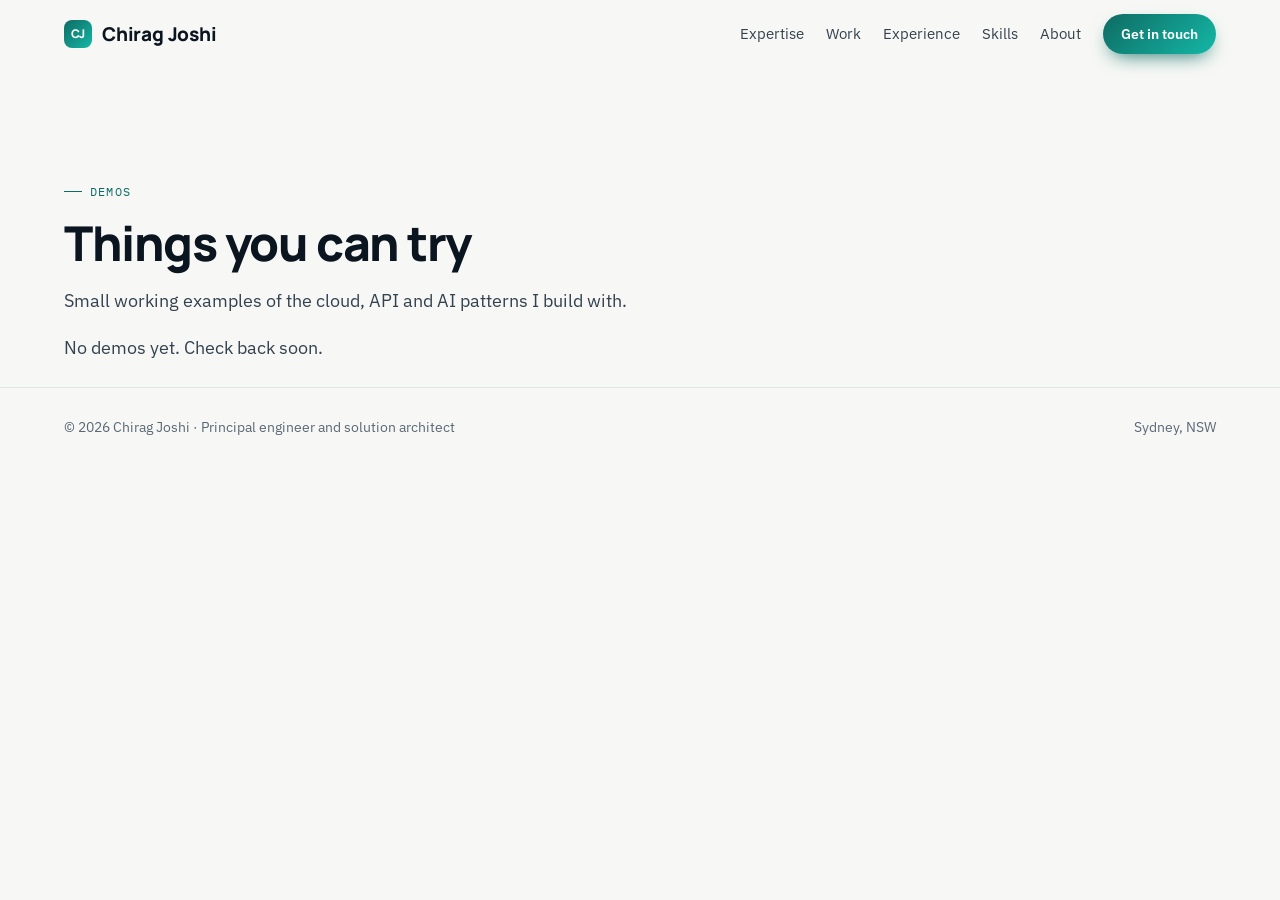
<file: demos/index.html>
<!DOCTYPE html><html lang="en"><head><meta charset="utf-8"><meta name="viewport" content="width=device-width, initial-scale=1"><title>Demos | Chirag Joshi</title><meta name="description" content="Working demos of cloud, API and AI patterns by Chirag Joshi."><link rel="canonical" href="https://cdjoshi23.github.io/demos/"><link rel="icon" type="image/svg+xml" href="/favicon.svg"><link rel="sitemap" href="/sitemap-index.xml"><link rel="alternate" type="application/rss+xml" title="Chirag Joshi blog" href="/rss.xml"><meta property="og:type" content="website"><meta property="og:url" content="https://cdjoshi23.github.io/demos/"><meta property="og:title" content="Demos | Chirag Joshi"><meta property="og:description" content="Working demos of cloud, API and AI patterns by Chirag Joshi."><meta property="og:image" content="https://cdjoshi23.github.io/images/chirag.png"><meta name="twitter:card" content="summary"><link rel="preconnect" href="https://fonts.googleapis.com"><link rel="preconnect" href="https://fonts.gstatic.com" crossorigin><link rel="stylesheet" href="https://fonts.googleapis.com/css2?family=Manrope:wght@600;700;800&family=IBM+Plex+Sans:wght@400;500;600&family=IBM+Plex+Mono:wght@500&display=swap"><link rel="stylesheet" href="/_astro/BaseLayout.B1VL0oHn.css"></head><body><header class="site-header"><nav class="wrap site-nav" aria-label="Main"><a href="/" class="brand"><span class="brand-mark" aria-hidden="true">CJ</span>Chirag Joshi</a><div class="nav-links"><a href="/#expertise">Expertise</a><a href="/#work">Work</a><a href="/#experience">Experience</a><a href="/#skills">Skills</a><a href="/#about">About</a><a href="/#contact" class="btn btn-primary">Get in touch</a></div></nav></header><main><section class="wrap section"><p class="eyebrow">Demos</p><h2 class="section-title" data-reveal>Things you can try</h2><p class="section-intro" data-reveal>Small working examples of the cloud, API and AI patterns I build with.</p><p class="section-intro">No demos yet. Check back soon.</p></section></main><footer class="site-footer"><div class="wrap"><span>© 2026 Chirag Joshi · Principal engineer and solution architect</span><span>Sydney, NSW</span></div></footer><script type="module">var e=document.querySelector(`.site-header`),t=()=>e?.classList.toggle(`scrolled`,window.scrollY>8);window.addEventListener(`scroll`,t,{passive:!0}),t();var n=document.querySelectorAll(`[data-reveal]`);if(n.forEach(e=>e.classList.add(`reveal`)),`IntersectionObserver`in window){let e=new IntersectionObserver(t=>{for(let n of t)n.isIntersecting&&(n.target.classList.add(`in`),e.unobserve(n.target))},{rootMargin:`0px 0px -8% 0px`});n.forEach(t=>e.observe(t))}else n.forEach(e=>e.classList.add(`in`));</script></body></html>
</file>
<file: _astro/BaseLayout.B1VL0oHn.css>
:root{--accent:#0e6b63;--accent-2:#14b8a6;--accent-dark:#0a4f49;--accent-tint:#e3f0ee;--ink:#0b1520;--ink-2:#33424f;--muted:#5a6875;--bg:#f7f8f6;--surface:#fff;--surface-2:#f0f3f2;--line:#e1e6e8;--line-soft:#eceff1;--field:#c9d1d6;--header-bg:#f7f8f6b8;--grid-line:#0b15200d;--glow:#14b8a62e;--shadow-sm:0 1px 2px #0b15200a, 0 1px 1px #0b152008;--shadow-lg:0 18px 40px -16px #0b15202e, 0 4px 12px -4px #0b15200f;--dark-bg:#0b1520;--dark-text:#e8eef2;--dark-muted:#a9b7c2;--dark-line:#ffffff1a;--mint:#8fd3c8;--on-accent:#fff;--radius:20px;--font-display:Manrope, sans-serif;--font-body:"IBM Plex Sans", system-ui, sans-serif;--font-mono:"IBM Plex Mono", monospace;color-scheme:light}@media (prefers-color-scheme:dark){:root{--accent:#2dd4bf;--accent-2:#5eead4;--accent-dark:#99f6e4;--accent-tint:#2dd4bf1f;--ink:#eef3f5;--ink-2:#bac6cf;--muted:#8796a3;--bg:#0a1219;--surface:#111c25;--surface-2:#15222c;--line:#1f2e3a;--line-soft:#1a2833;--field:#2a3b48;--header-bg:#0a1219b3;--grid-line:#ffffff0a;--glow:#2dd4bf24;--shadow-sm:none;--shadow-lg:0 18px 40px -16px #0009;--dark-bg:#060c11;--on-accent:#04201d;color-scheme:dark}}*,:before,:after{box-sizing:border-box}html{scroll-behavior:smooth;scroll-padding-top:80px}body{background:var(--bg);color:var(--ink);font-family:var(--font-body);-webkit-font-smoothing:antialiased;margin:0;font-size:17px;line-height:1.6;overflow-x:hidden}::selection{background:var(--accent);color:#fff}a{color:var(--accent);text-underline-offset:3px}a:hover{color:var(--accent-dark)}.wrap{max-width:1200px;margin:0 auto;padding-left:24px;padding-right:24px}.btn{min-height:48px;font:inherit;border-radius:999px;align-items:center;gap:8px;padding:0 24px;font-weight:600;text-decoration:none;transition:transform .2s,box-shadow .2s,background .2s,color .2s;display:inline-flex}.btn:hover{transform:translateY(-1px)}.btn-primary{background:linear-gradient(135deg, var(--accent), var(--accent-2));color:var(--on-accent);cursor:pointer;box-shadow:0 8px 20px -8px var(--accent);border:0}.btn-primary:hover{color:var(--on-accent);box-shadow:0 12px 28px -8px var(--accent)}.btn-ghost{border:1px solid var(--line);background:var(--surface);color:var(--ink)}.btn-ghost:hover{color:var(--ink);border-color:var(--ink-2)}.btn .arrow{transition:transform .2s}.btn:hover .arrow{transform:translate(3px)}.site-header{z-index:10;background:var(--header-bg);-webkit-backdrop-filter:saturate(180%)blur(14px);border-bottom:1px solid #0000;transition:border-color .2s;position:sticky;top:0}.site-header.scrolled{border-bottom-color:var(--line)}.site-nav{flex-wrap:wrap;justify-content:space-between;align-items:center;gap:12px 16px;padding-top:14px;padding-bottom:14px;display:flex}.brand{font-family:var(--font-display);color:var(--ink);letter-spacing:-.01em;align-items:center;gap:10px;font-size:19px;font-weight:800;text-decoration:none;display:inline-flex}.brand:hover{color:var(--ink)}.brand-mark{background:linear-gradient(135deg, var(--accent), var(--accent-2));width:28px;height:28px;color:var(--on-accent);letter-spacing:-.02em;border-radius:8px;place-items:center;font-size:12px;display:grid}.nav-links{flex-wrap:wrap;align-items:center;gap:6px 22px;font-size:15px;display:flex}.nav-links a:not(.btn){color:var(--ink-2);text-decoration:none;transition:color .15s}.nav-links a:not(.btn):hover,.nav-links a[aria-current=page]{color:var(--ink)}.nav-links .btn{min-height:40px;padding:0 18px;font-size:14px}.eyebrow{font-family:var(--font-mono);letter-spacing:.1em;text-transform:uppercase;color:var(--accent);align-items:center;gap:8px;margin:0 0 16px;font-size:12px;display:inline-flex}.eyebrow:before{content:"";background:currentColor;width:18px;height:1px}.section-title{max-width:760px;font-family:var(--font-display);letter-spacing:-.03em;text-wrap:balance;margin:0;font-size:clamp(2rem,3.8vw,3rem);font-weight:800;line-height:1.08}.section-intro{max-width:640px;color:var(--ink-2);margin:18px 0 0;font-size:18px}.gradient-text{background:linear-gradient(120deg, var(--accent) 10%, var(--accent-2) 90%);color:#0000;-webkit-background-clip:text;background-clip:text}.hero-shell{isolation:isolate;position:relative;overflow:hidden}.hero-shell:before{content:"";z-index:-2;background-image:linear-gradient(var(--grid-line) 1px, transparent 1px), linear-gradient(90deg, var(--grid-line) 1px, transparent 1px);background-size:56px 56px;position:absolute;inset:0;-webkit-mask-image:radial-gradient(80% 70% at 50% 0,#000 40%,#0000 100%);mask-image:radial-gradient(80% 70% at 50% 0,#000 40%,#0000 100%)}.hero-shell:after{content:"";z-index:-1;background:radial-gradient(circle, var(--glow), transparent 65%);filter:blur(10px);border-radius:50%;width:720px;height:720px;position:absolute;top:-320px;right:-160px}.hero{flex-wrap:wrap;align-items:flex-end;gap:56px;padding-top:96px;padding-bottom:88px;display:flex}.hero-main{flex:999 560px;min-width:0}.badge{border:1px solid var(--line);background:var(--surface);box-shadow:var(--shadow-sm);color:var(--ink-2);border-radius:999px;align-items:center;gap:10px;margin:0 0 24px;padding:6px 14px;font-size:14px;display:inline-flex}.hero h1{font-family:var(--font-display);letter-spacing:-.04em;text-wrap:balance;margin:0;font-size:clamp(2.6rem,6vw,4.8rem);font-weight:800;line-height:1.02}.hero-lede{max-width:620px;color:var(--ink-2);margin:28px 0 0;font-size:19px}.hero-actions{flex-wrap:wrap;gap:12px;margin-top:36px;display:flex}.stats{flex:300px;grid-template-columns:repeat(2,minmax(0,1fr));gap:12px;min-width:0;display:grid}.stat{background:var(--surface);border:1px solid var(--line);box-shadow:var(--shadow-sm);border-radius:16px;padding:20px}.stat-value{font-family:var(--font-display);letter-spacing:-.02em;margin:0;font-size:28px;font-weight:800;line-height:1.2}.stat-label{color:var(--muted);margin:6px 0 0;font-size:14px;line-height:1.4}.industries{border-top:1px solid var(--line);border-bottom:1px solid var(--line);background:var(--surface)}.industries .wrap{align-items:center;gap:28px;padding-top:20px;padding-bottom:20px;display:flex}.industries-label{font-family:var(--font-mono);letter-spacing:.1em;text-transform:uppercase;color:var(--muted);flex:none;font-size:12px}.marquee{flex:1;min-width:0;overflow:hidden;-webkit-mask-image:linear-gradient(90deg,#0000,#000 8% 92%,#0000);mask-image:linear-gradient(90deg,#0000,#000 8% 92%,#0000)}.marquee-track{gap:40px;width:max-content;animation:32s linear infinite marquee;display:flex}.marquee:hover .marquee-track{animation-play-state:paused}.marquee-track span{white-space:nowrap;color:var(--ink-2);font-size:15px;font-weight:500}.marquee-track span:before{content:"◆";vertical-align:middle;color:var(--accent);margin-right:40px;font-size:8px}@keyframes marquee{to{transform:translate(-50%)}}.section{padding-top:104px;padding-bottom:24px}.grid{gap:20px;margin-top:52px;display:grid}.grid-services{grid-template-columns:repeat(auto-fit,minmax(min(320px,100%),1fr))}.grid-cases{grid-template-columns:repeat(auto-fit,minmax(min(340px,100%),1fr))}.grid-offers{grid-template-columns:repeat(auto-fit,minmax(min(250px,100%),1fr))}.card{background:var(--surface);border:1px solid var(--line);border-radius:var(--radius);box-shadow:var(--shadow-sm);flex-direction:column;gap:12px;padding:30px;transition:transform .25s,box-shadow .25s,border-color .25s;display:flex;position:relative}.card:hover{box-shadow:var(--shadow-lg);border-color:color-mix(in srgb, var(--accent) 35%, var(--line));transform:translateY(-4px)}.card h3{font-family:var(--font-display);letter-spacing:-.01em;margin:0;font-size:21px;font-weight:700;line-height:1.3}.card p{margin:0}.card-num{background:var(--accent-tint);width:40px;height:40px;font-family:var(--font-mono);color:var(--accent);border-radius:12px;place-items:center;font-size:13px;display:grid;margin-bottom:6px!important}.card-body{color:var(--ink-2)}.card-foot{border-top:1px dashed var(--line);font-size:13px;font-family:var(--font-mono);color:var(--muted);padding-top:16px;line-height:1.5;margin-top:auto!important}.case{gap:14px}.tag{background:var(--accent-tint);color:var(--accent);border-radius:999px;align-self:flex-start;padding:4px 12px;font-size:13px;font-weight:600;display:inline-flex}.case-detail{flex-direction:column;gap:10px;font-size:16px;display:flex}.case-detail b{font-weight:600}.case-detail span{color:var(--ink-2)}.offer{gap:10px;padding:28px}.offer h3{font-size:20px}.offer-length{font-family:var(--font-mono);color:var(--muted);font-size:12px}.offer .card-body{font-size:16px}.offer-price{border-top:1px dashed var(--line);font-family:var(--font-display);padding-top:16px;font-size:18px;font-weight:700;margin-top:auto!important}.how{background:var(--dark-bg);color:var(--dark-text);isolation:isolate;margin-top:104px;position:relative;overflow:hidden}.how:before{content:"";z-index:-1;background:radial-gradient(circle,#2dd4bf29,#0000 65%);border-radius:50%;width:640px;height:640px;position:absolute;bottom:-320px;left:-200px}.how .wrap{flex-wrap:wrap;gap:56px;padding-top:104px;padding-bottom:104px;display:flex}.how-main{flex:999 520px;min-width:0}.how .eyebrow{color:var(--mint)}.steps{flex-direction:column;gap:28px;margin:40px 0 0;padding:0;list-style:none;display:flex;position:relative}.steps:before{content:"";background:linear-gradient(var(--mint), transparent);opacity:.4;width:1px;position:absolute;top:20px;bottom:20px;left:19px}.steps li{align-items:flex-start;gap:20px;display:flex;position:relative}.step-num{background:var(--dark-bg);width:40px;height:40px;font-family:var(--font-mono);color:var(--mint);border:1px solid #8fd3c866;border-radius:50%;flex:none;place-items:center;font-size:13px;display:grid}.step-title{margin:6px 0 0;font-size:18px;font-weight:600}.step-body{color:var(--dark-muted);margin:4px 0 0}.paperwork{border:1px solid var(--dark-line);border-radius:var(--radius);backdrop-filter:blur(6px);background:#ffffff08;flex:340px;align-self:flex-start;min-width:0;padding:30px}.paperwork h3{font-family:var(--font-display);margin:0;font-size:20px;font-weight:700}.paperwork-intro{color:var(--dark-muted);margin:8px 0 20px;font-size:15px}.checklist{flex-direction:column;gap:14px;margin:0;padding:0;font-size:16px;list-style:none;display:flex}.checklist li{align-items:flex-start;gap:12px;display:flex}.checklist svg{flex:none;margin-top:4px}.about{flex-wrap:wrap;align-items:center;gap:64px;padding-top:112px;padding-bottom:24px;display:flex}.about-photo{flex:260px;min-width:0;max-width:360px;position:relative}.about-photo:before{content:"";background:linear-gradient(135deg, var(--accent), var(--accent-2));opacity:.25;z-index:-1;border-radius:24px;position:absolute;inset:16px -16px -16px 16px}.photo{aspect-ratio:4/5;background:var(--surface-2);border:1px solid var(--line);color:var(--muted);border-radius:24px;justify-content:center;align-items:center;font-size:14px;display:flex;overflow:hidden}.photo img{object-fit:cover;width:100%;height:100%;display:block}.about-main{flex:999 520px;min-width:0}.about-main p{color:var(--ink-2);margin:16px 0 0}.about-main .section-title+p{margin-top:22px}.about-main h3{font-family:var(--font-display);margin:36px 0 14px;font-size:18px;font-weight:700}.creds{flex-wrap:wrap;gap:10px;margin:0;padding:0;font-size:14px;list-style:none;display:flex}.creds li{border:1px solid var(--line);background:var(--surface);color:var(--ink-2);border-radius:999px;padding:8px 14px}.contact{padding-top:112px;padding-bottom:104px}.contact-card{isolation:isolate;background:var(--surface);border:1px solid var(--line);box-shadow:var(--shadow-lg);border-radius:28px;flex-wrap:wrap;gap:48px;padding:clamp(28px,5vw,64px);display:flex;position:relative;overflow:hidden}.contact-card:before{content:"";z-index:-1;background:radial-gradient(circle, var(--glow), transparent 65%);border-radius:50%;width:520px;height:520px;position:absolute;top:-260px;left:-160px}.contact-main{flex:340px;min-width:0}.contact-main .section-title{font-size:clamp(2rem,3.6vw,2.6rem)}.contact-main p{color:var(--ink-2);margin:16px 0 0}.contact-links{flex-direction:column;gap:12px;margin-top:28px;font-size:16px;display:flex}.contact-links a{color:var(--ink);align-items:center;gap:10px;font-weight:500;text-decoration:none;display:inline-flex}.contact-links a:hover{color:var(--accent)}.contact-links svg{color:var(--accent);flex:none}.contact-form{flex:999 420px;grid-template-columns:repeat(auto-fit,minmax(min(220px,100%),1fr));gap:16px;min-width:0;display:grid}.field{flex-direction:column;gap:6px;display:flex}.field-wide{grid-column:1/-1}.field label{font-size:14px;font-weight:600}.field input,.field textarea{border:1px solid var(--field);min-height:48px;font:inherit;background:var(--bg);color:var(--ink);border-radius:12px;padding:11px 14px;font-size:16px;transition:border-color .15s,box-shadow .15s}.field textarea{resize:vertical}.field input:focus,.field textarea:focus{border-color:var(--accent);box-shadow:0 0 0 4px var(--accent-tint);outline:none}.form-note{color:var(--muted);margin:10px 0 0;font-size:13px}.site-footer{border-top:1px solid var(--line)}.site-footer .wrap{color:var(--muted);flex-wrap:wrap;justify-content:space-between;gap:12px;padding-top:28px;padding-bottom:28px;font-size:14px;display:flex}.reveal{opacity:0;transition:opacity .7s,translate .7s cubic-bezier(.2,.7,.2,1),transform .25s,box-shadow .25s,border-color .25s;translate:0 18px}.reveal.in{opacity:1;translate:none}@media (prefers-reduced-motion:reduce){html{scroll-behavior:auto}.reveal{opacity:1;transition:none;translate:none}.marquee-track{animation:none}.card:hover,.btn:hover{transform:none}}@media (width<=720px){.wrap{padding-left:16px;padding-right:16px}.nav-links a:not(.btn){display:none}.hero{padding-top:56px;padding-bottom:56px}.stat-value{font-size:22px}.card{padding:24px}.section{padding-top:80px}.industries .wrap{gap:16px}}.photo-portrait{background:radial-gradient(circle at 50% 35%, var(--glow), transparent 65%), linear-gradient(160deg, var(--surface-2), var(--accent-tint));align-items:flex-end}.photo-portrait picture{width:100%;height:100%;display:block}.photo-portrait img{object-position:center top}.entry-card{color:inherit;text-decoration:none}.entry-card:hover{color:inherit}.entry-card h3{transition:color .15s}.entry-card:hover h3{color:var(--accent)}.draft-pill{color:#92400e;background:#fef3c7;border-radius:999px;margin-left:8px;padding:2px 8px;font-size:12px;font-weight:600}.post{max-width:760px;padding-top:64px;padding-bottom:104px}.post-back{margin-bottom:32px;font-size:15px;text-decoration:none;display:inline-block}.post-meta{font-family:var(--font-mono);color:var(--muted);margin:0 0 12px;font-size:13px}.post-header h1{font-family:var(--font-display);letter-spacing:-.03em;text-wrap:balance;margin:0;font-size:clamp(2.2rem,5vw,3.4rem);font-weight:800;line-height:1.08}.post-lede{color:var(--ink-2);margin:18px 0 0;font-size:20px}.post-tags{flex-wrap:wrap;gap:8px;margin:20px 0 0;display:flex}.post-links{flex-wrap:wrap;gap:12px;margin:24px 0 0;display:flex}.post-header{border-bottom:1px solid var(--line);margin-bottom:40px;padding-bottom:36px}.prose{color:var(--ink-2);font-size:18px;line-height:1.75}.prose>*+*{margin-top:1.2em}.prose h2,.prose h3{font-family:var(--font-display);color:var(--ink);letter-spacing:-.02em;line-height:1.25}.prose h2{margin-top:2em;font-size:1.6rem}.prose h3{margin-top:1.6em;font-size:1.25rem}.prose a{font-weight:500}.prose strong{color:var(--ink)}.prose ul,.prose ol{padding-left:1.4em}.prose li+li{margin-top:.4em}.prose blockquote{border-left:3px solid var(--accent);color:var(--muted);margin-left:0;padding-left:20px}.prose img{border-radius:12px;max-width:100%;height:auto}.prose hr{border:0;border-top:1px solid var(--line);margin:2.5em 0}.prose :not(pre)>code{background:var(--surface-2);font-family:var(--font-mono);color:var(--ink);border-radius:6px;padding:2px 6px;font-size:.88em}.prose pre{border:1px solid var(--line);border-radius:12px;padding:18px 20px;font-size:14px;line-height:1.6;overflow-x:auto}.prose table{border-collapse:collapse;width:100%;font-size:16px}.prose th,.prose td{border-bottom:1px solid var(--line);text-align:left;padding:10px 12px}.demo-box{border:1px dashed var(--line);border-radius:var(--radius);background:var(--surface);justify-content:center;margin:2em 0;padding:32px;display:flex}.not-found{min-height:50vh}.timeline{flex-direction:column;gap:20px;margin:52px 0 0;padding:0;list-style:none;display:flex;position:relative}.timeline-item{background:var(--surface);border:1px solid var(--line);border-radius:var(--radius);box-shadow:var(--shadow-sm);grid-template-columns:200px minmax(0,1fr);gap:32px;padding:30px;display:grid}.timeline-period{font-family:var(--font-mono);color:var(--accent);margin:0;font-size:13px}.timeline-place{color:var(--muted);margin:4px 0 0;font-size:14px}.timeline-body h3{font-family:var(--font-display);letter-spacing:-.01em;margin:0;font-size:21px;font-weight:700;line-height:1.3}.timeline-org{color:var(--accent);margin:4px 0 0;font-weight:600}.timeline-summary{color:var(--muted);margin:12px 0 0;font-size:15px}.timeline-body ul{color:var(--ink-2);flex-direction:column;gap:8px;margin:14px 0 0;padding-left:20px;font-size:16px;display:flex}.timeline-body ul li::marker{color:var(--accent)}.timeline-body .card-foot{margin-top:18px!important}.glance{flex-direction:column;gap:16px;margin:0;display:flex}.glance div{border-bottom:1px solid var(--dark-line);padding-bottom:14px}.glance div:last-child{border-bottom:0;padding-bottom:0}.glance dt{font-family:var(--font-mono);letter-spacing:.08em;text-transform:uppercase;color:var(--mint);font-size:12px}.glance dd{margin:4px 0 0;font-size:16px}.glance-cta{margin-top:24px}.skills-grid{grid-template-columns:repeat(auto-fit,minmax(min(260px,100%),1fr));gap:20px;margin-top:52px;display:grid}.skill-group{background:var(--surface);border:1px solid var(--line);border-radius:var(--radius);box-shadow:var(--shadow-sm);padding:24px}.skill-group h3{font-family:var(--font-display);margin:0 0 14px;font-size:17px;font-weight:700}.skill-group ul{flex-wrap:wrap;gap:8px;margin:0;padding:0;list-style:none;display:flex}.skill-group li{background:var(--accent-tint);color:var(--accent);border-radius:999px;padding:4px 11px;font-size:13px;font-weight:500}@media (width<=720px){.timeline-item{grid-template-columns:1fr;gap:10px;padding:24px}}
</file>
